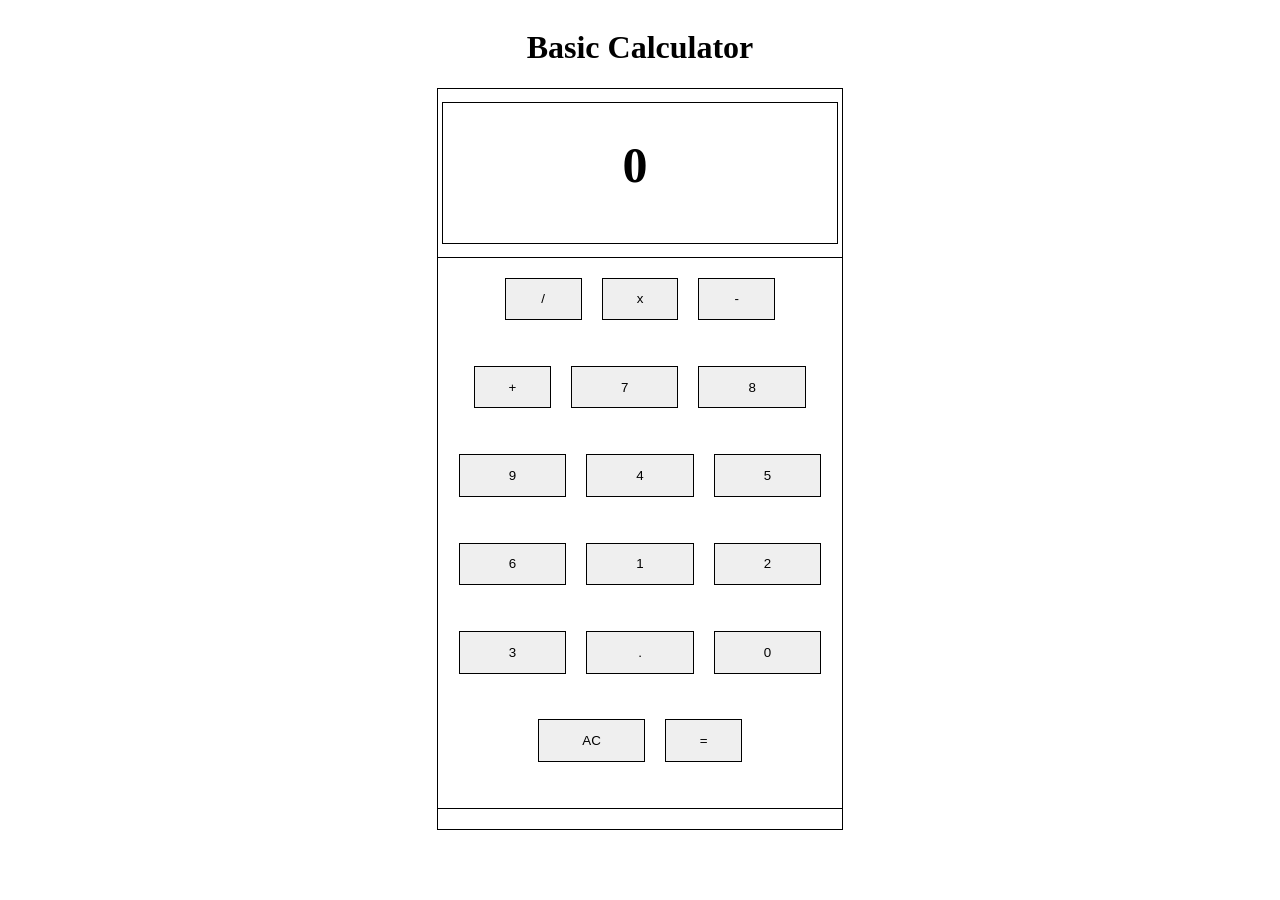
<file: Calculator/index.html>
<!DOCTYPE html>
<html lang="en">
<head>
    <meta charset="UTF-8">
    <meta name="viewport" content="width=device-width, initial-scale=1.0">
    <title>Calculator</title>
    <link rel="stylesheet" href="styles.css">
</head>
<body>
    <h1> Basic Calculator </h1>
    <div id="calculator">
        <div id="displayScreen">
            <h2 id="previousNumberDisplay"></h2>
            <span><h1 id="operationDisplay"></h1></span>
            <h1 id="currentNumberDisplay"></h1>
        </div>
        <div id="buttonPads">
            <button onclick="selectOperation('/')">/</button>
            <button onclick="selectOperation('x')">x</button>
            <button onclick="selectOperation('-')">-</button>
            <button onclick="selectOperation('+')">+</button>
            <button class="numKey" onclick="putNumber('7')">7</button>
            <button class="numKey" onclick="putNumber('8')">8</button>
            <button class="numKey" onclick="putNumber('9')">9</button>
            <button class="numKey" onclick="putNumber('4')">4</button>
            <button class="numKey" onclick="putNumber('5')">5</button>
            <button class="numKey" onclick="putNumber('6')">6</button>
            <button class="numKey" onclick="putNumber('1')">1</button>
            <button class="numKey" onclick="putNumber('2')">2</button>
            <button class="numKey" onclick="putNumber('3')">3</button>
            <button class="numKey" onclick="putDecimal()">.</button>
            <button class="numKey" onclick="putNumber('0')">0</button>
            <button class="numKey" onclick="clearAll()">AC</button>
            <button onclick="calculate()">=</button>
        </div>
    </div>
    <script src="script.js"></script>
</body>
</html>
</file>
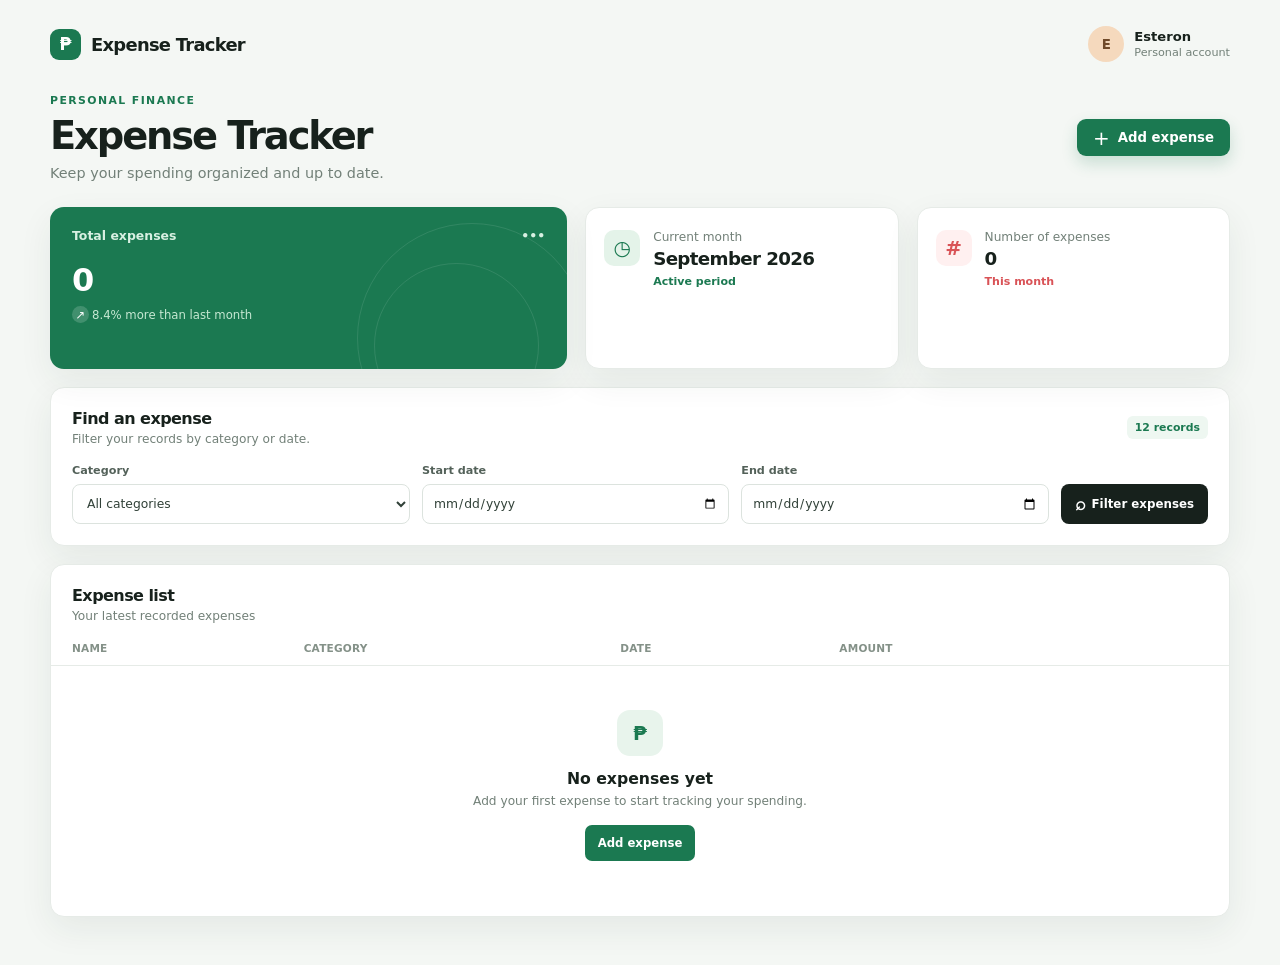
<file: Expense Tracker/index.html>
<!DOCTYPE html>
<html lang="en">
<head>
    <meta charset="UTF-8">
    <meta name="viewport" content="width=device-width, initial-scale=1.0">
    <meta name="description" content="A static expense tracker interface design.">
    <title>Expense Tracker</title>
    <link rel="stylesheet" href="styles.css">
</head>
<body>
    <main class="app-shell">
        <header class="topbar">
            <div class="brand" aria-label="Expense Tracker">
                <span class="brand-mark" aria-hidden="true">₱</span>
                <span>Expense Tracker</span>
            </div>
            <div class="profile">
                <div class="avatar" aria-hidden="true">E</div>
                <div>
                    <p class="profile-name">Esteron</p>
                    <p class="profile-email">Personal account</p>
                </div>
            </div>
        </header>

        <section class="welcome-row" aria-labelledby="page-title">
            <div>
                <p class="eyebrow">PERSONAL FINANCE</p>
                <h1 id="page-title">Expense Tracker</h1>
                <p class="subheading">Keep your spending organized and up to date.</p>
            </div>
            <button class="add-expense" type="button"><span aria-hidden="true">+</span>Add expense</button>
        </section>

        <section class="summary-grid" aria-label="Monthly summary">
            <article class="expenses-card">
                <div class="card-heading"><p>Total expenses</p><span aria-label="More options">•••</span></div>
                <p class="balance">₱0.00</p>
                <p class="balance-note"><span class="up-arrow" aria-hidden="true">↗</span>8.4% more than last month</p>
                <i class="decoration decoration-one" aria-hidden="true"></i>
                <i class="decoration decoration-two" aria-hidden="true"></i>
            </article>

            <article class="stat-card">
                <div class="stat-icon income-icon" aria-hidden="true">◷</div>
                <div><p class="stat-label">Current month</p><p class="stat-value">September 2026</p><p class="stat-change positive">Active period</p></div>
            </article>

            <article class="stat-card">
                <div class="stat-icon expense-icon" aria-hidden="true">#</div>
                <div><p class="stat-label">Number of expenses</p><p class="stat-value expense-count">0</p><p class="stat-change negative">This month</p></div>
            </article>
        </section>

        <section class="filter-panel panel" aria-labelledby="filter-title">
            <div class="filter-heading">
                <div><h2 id="filter-title">Find an expense</h2><p>Filter your records by category or date.</p></div>
                <span class="filter-status">12 records</span>
            </div>
            <form class="filter-form">
                <label class="filter-field"><span>Category</span><select name="category">
                    <option value="All">All categories</option>
                    <option value="Utilities">Utilities</option>
                    <option value="Food">Food &amp; dining</option>
                    <option value="Transportation">Transportation</option>
                    <option value="Healthcare">Healthcare</option>
                    <option value="Debt Payment">Debt Payments</option>
                </select></label>
                <label class="filter-field"><span>Start date</span><input type="date" name="start-date"></label>
                <label class="filter-field"><span>End date</span><input type="date" name="end-date"></label>
                <button class="filter-submit" type="submit"><span aria-hidden="true">⌕</span>Filter expenses</button>
            </form>
        </section>

        <section class="panel transactions-panel" aria-labelledby="transactions-title">
            <div class="panel-header transaction-heading">
                <div><h2 id="transactions-title">Expense list</h2><p>Your latest recorded expenses</p></div>
            </div>
            <div class="table-wrap">
                <table>
                    <thead><tr><th scope="col">Name</th><th scope="col">Category</th><th scope="col">Date</th><th scope="col">Amount</th><th scope="col"><span class="visually-hidden">Actions</span></th></tr></thead>
                    <tbody class="expense-list">
                        <!--THIS IS WHERE THE EXPENSES WILL DISPLAY-->
                    </tbody>
                </table>
                <div class="empty-state" hidden><span class="empty-icon" aria-hidden="true">₱</span><h3>No expenses yet</h3><p>Add your first expense to start tracking your spending.</p><button class="empty-action" type="button">Add expense</button></div>
            </div>
        </section>
    </main>


    <!-- Static modal design: connect its visibility and controls with JavaScript later. -->
    <aside class="modal-backdrop" aria-labelledby="expense-modal-title" aria-modal="true" role="dialog" hidden>
        <section class="expense-modal">
            <header class="modal-header">
                <div>
                    <p class="modal-kicker">NEW TRANSACTION</p>
                    <h2 id="expense-modal-title">Add an expense</h2>
                    <p>Record a purchase to keep your budget up to date.</p>
                </div>
                <button class="close-modal" type="button" aria-label="Close add expense modal">x</button>
            </header>

            <form class="modal-form">
                <input type="text" name="id" hidden>
                <label class="field field-full">
                    <span>Expense name</span>
                    <input type="text" name="name" placeholder="e.g. Weekly groceries">
                </label>

                <label class="field">
                    <span>Amount</span>
                    <span class="input-with-prefix"><b>₱</b><input type="number" min="0" step="1" name="amount" placeholder="0.00"></span>
                </label>

                <label class="field">
                    <span>Category</span>
                    <span class="select-display"><select name="category">
                        <option selected disabled>Select Category</option>
                        <option value="Utilities">Utilities</option>
                        <option value="Food">Food</option>
                        <option value="Transportation">Transportation</option>
                        <option value="Healthcare">Healthcare</option>
                        <option value="Debt Payment">Debt Payment</option>
                    </select></span>
                </label>

                <label class="field">
                    <span>Date</span>
                    <span class="date-display"><input type="date" name="date"></span>
                </label>

                <label class="field field-full">
                    <span>Notes <em>Optional</em></span>
                    <textarea placeholder="Add a note about this expense"></textarea>
                </label>

                <footer class="modal-actions">
                    <button class="cancel-button" type="button">Cancel</button>
                    <button class="save-expense" type="submit"><span aria-hidden="true">+</span> Add expense</button>
                </footer>
            </form>
        </section>
    </aside>

<script src="script.js"></script>
</body>
</html>
</file>
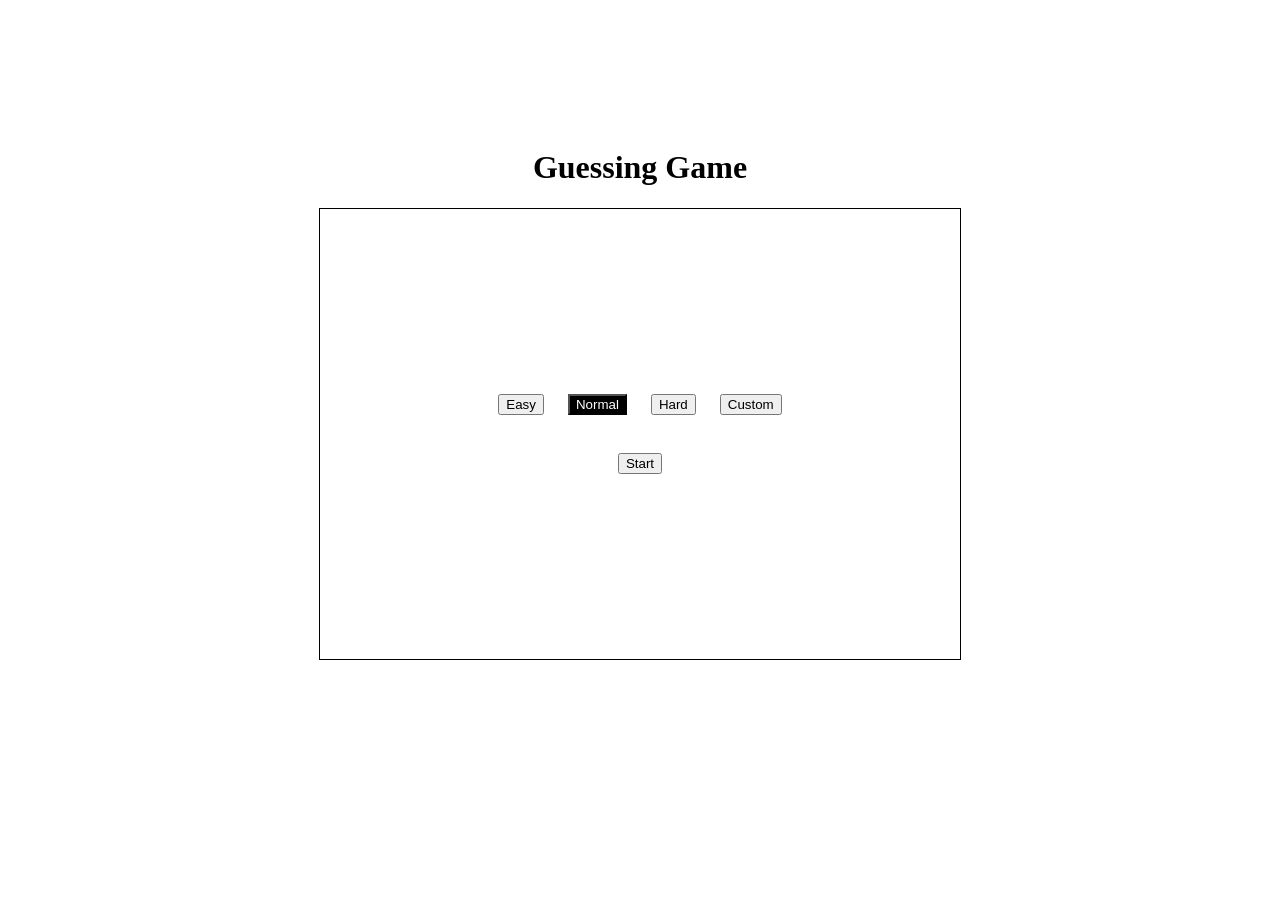
<file: Guessing Game/index.html>
<!DOCTYPE html>
<html lang="en">
<head>
    <meta charset="UTF-8">
    <meta name="viewport" content="width=device-width, initial-scale=1.0">
    <title>Guessing Game</title>
    <link rel="stylesheet" href="styles.css">
</head>
<body>
    <h1>Guessing Game</h1>

    <div id="guessingGame">
        <div id="homePage">
            <button class="level">Easy</button>
            <button class="level">Normal</button>
            <button class="level">Hard</button>
            <button class="level">Custom</button><br>
            <label class="custom">Min:</label>
            <input class="custom" type="number">
            <label class="custom">Max:</label>
            <input class="custom" type="number"><br>
            <button id="start">Start</button>
        </div>
        
        <div id="theGame">
            <button id="back">Back to level selection</button>
            <div>
                <h1 id="levelRange"></h1>
                <h1 id="result">Start Guessing</h1>
            </div>
            <input type="number" id="guessNumber" min="1" max="100">
            <div id="buttons">
                <button id="submitButton">Guess</button><br>
                <button id="resetButton">Reset</button>
            </div>
            <h1>Attempt(s):</h1>
            <h1 id="attemptsCount">0</h1>
        </div>
    </div>

    <script src="script.js"></script>
</body>
</html>
</file>
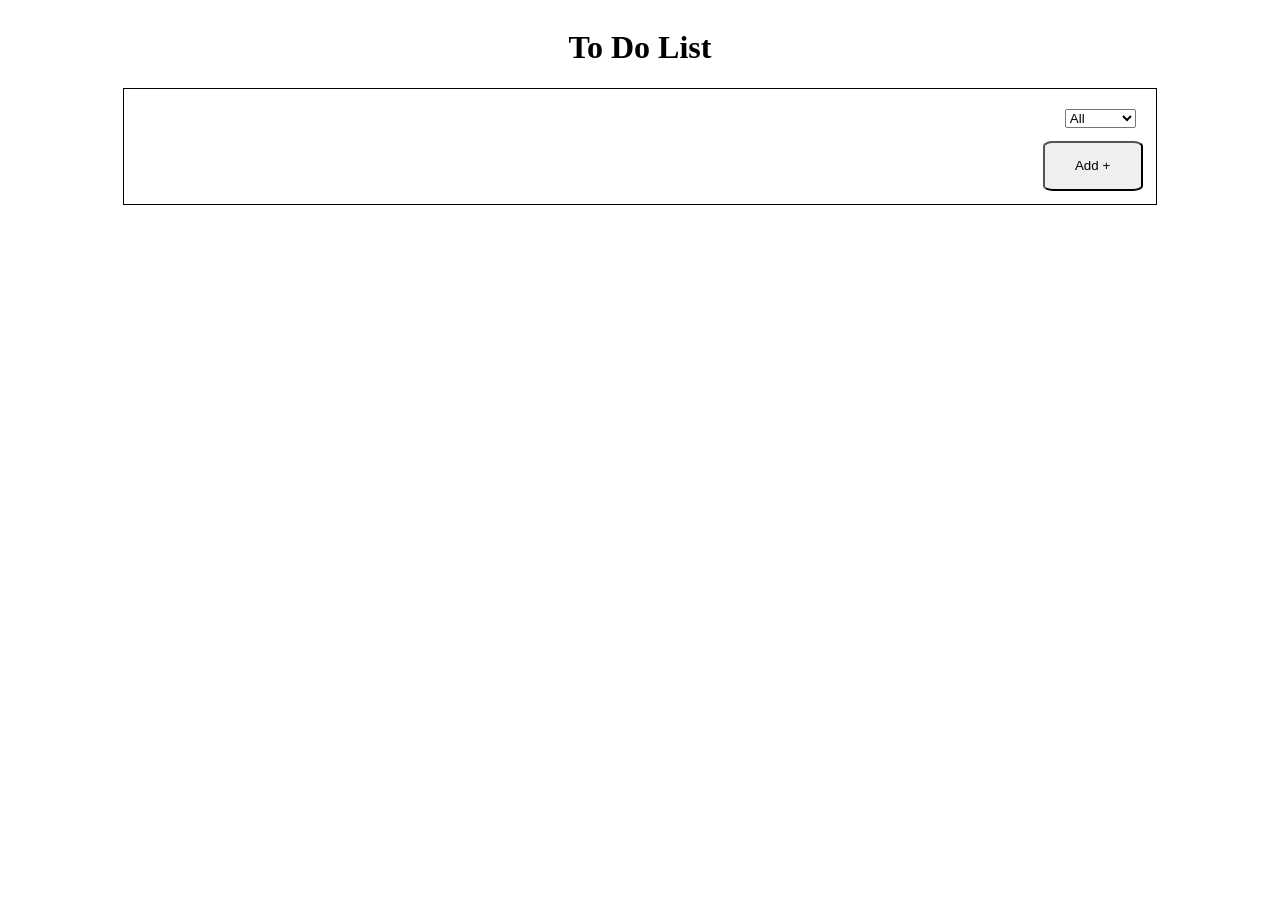
<file: To-Do List/index.html>
<!DOCTYPE html>
<html lang="en">
<head>
    <meta charset="UTF-8">
    <meta name="viewport" content="width=device-width, initial-scale=1.0">
    <title>To-Do List</title>
    <link rel="stylesheet" href="styles.css">
</head>
<body>
    <h1>To Do List</h1>
    <div id="toDoList">
        <select name="filter" id="filter">
            <option value="all" selected>All</option>
            <option value="pending">Pending</option>
            <option value="completed">Completed</option>
        </select>
        <div id="tasksList">
            <!-- Here is where the tasks are going to be shown -->
        </div>
        <button id="addTaskButton">Add +</button>
    </div>


    <div id="taskModal" hidden>
        <h1>Add Task</h1>
        <form id="taskForm">
            <input type="text" name="id" hidden>
            <input placeholder="Enter Title..." name="title" id="modalTitle"></input>
            <textarea placeholder="Enter descriptions..." name="description" id="modalDescription"></textarea>
            <input type="text" name="status" hidden value="pending">
            <div class="taskModalButtons">
                <button type="reset" class="cancel">Close</button>
                <button type="submit" class="confirm">Add</button>
            </div>
        </form>
    </div>

    <script src="script.js"></script>
</body>
</html>
</file>
<file: Calculator/styles.css>
body {
    display: flex;
    flex-direction: column;
    text-align: center;
    justify-content: center;
    align-items: center;
}

#calculator {
    display: flex;
    flex-direction: column;
    align-items: center;
    border: 1px solid black;
    height: 80vh;
    width: 30vw;
    padding: 10px;
}

#displayScreen {
    flex-grow: 1;
    width: 100%;
    border: 1px solid black;
    margin: 3px;
    padding-right: 10px;
}

#currentNumberDisplay {
    font-size: 50px;
}

#operationDisplay {
    text-align: left;
    font-size: 50px;
}

#buttonPads {
    flex-wrap: wrap;
    display: flex;
    flex-grow: 20;
    width: 100%;
    border: 1px solid black;
    margin: 10px;
    padding: 10px;
    justify-content: center;
}

button {
    height: 8%;
    width: 20%;
    border: 1px solid black;
    margin: 10px;
}

.numKey {
    width: 28%;
}
</file>
<file: Expense Tracker/styles.css>
:root {
    --ink: #17211c;
    --muted: #728078;
    --line: #e6ebe7;
    --canvas: #f4f7f4;
    --surface: #fff;
    --green: #1b7951;
    --rose: #d95357;
    --shadow: 0 12px 34px rgba(32, 55, 42, .07);
}

* { box-sizing: border-box; }

body {
    min-width: 320px;
    margin: 0;
    background: var(--canvas);
    color: var(--ink);
    font-family: Inter, ui-sans-serif, system-ui, -apple-system, BlinkMacSystemFont, "Segoe UI", sans-serif;
}

button, input, select, textarea { font: inherit; }
button { cursor: pointer; }

button, input, select, textarea { transition: border-color .18s ease, box-shadow .18s ease, background-color .18s ease, color .18s ease, transform .18s ease; }
button:focus-visible, input:focus-visible, select:focus-visible, textarea:focus-visible { outline: 3px solid rgba(27, 121, 81, .22); outline-offset: 2px; }

.app-shell { width: min(1180px, calc(100% - 40px)); margin: 0 auto; padding: 26px 0 48px; }
.topbar, .welcome-row, .panel-header, .profile, .card-heading, .transaction-actions, td:first-child { display: flex; align-items: center; }
.topbar { justify-content: space-between; padding-bottom: 32px; }

.brand { display: inline-flex; align-items: center; gap: 10px; color: var(--ink); font-size: 1.12rem; font-weight: 800; letter-spacing: -.04em; text-decoration: none; }
.brand-mark { display: grid; width: 31px; height: 31px; place-items: center; border-radius: 9px; background: var(--green); color: #fff; font-size: 1.08rem; letter-spacing: 0; }
.profile { gap: 10px; }
.avatar { display: grid; width: 36px; height: 36px; place-items: center; border-radius: 50%; background: #f5d9bd; color: #704a2a; font-size: .84rem; font-weight: 800; }
.profile p, .card-heading p, .stat-label, .stat-change, .panel-header p, .balance-note, h1, h2 { margin: 0; }
.profile-name { font-size: .82rem; font-weight: 750; }
.profile-email { margin-top: 2px !important; color: var(--muted); font-size: .7rem; }

.welcome-row { justify-content: space-between; gap: 24px; margin-bottom: 26px; }
.eyebrow { margin: 0 0 8px; color: var(--green); font-size: .68rem; font-weight: 800; letter-spacing: .13em; }
h1 { font-size: clamp(1.75rem, 3.5vw, 2.4rem); letter-spacing: -.055em; line-height: 1.08; }
.subheading { margin: 9px 0 0; color: var(--muted); font-size: .9rem; }

.add-expense, .filter-button, .text-button { border: 0; }
.add-expense { display: inline-flex; flex: none; align-items: center; gap: 8px; padding: 11px 16px; border-radius: 9px; background: var(--green); color: #fff; box-shadow: 0 7px 16px rgba(27, 121, 81, .2); font-size: .83rem; font-weight: 750; }
.add-expense span { font-size: 1.25rem; font-weight: 400; line-height: .7; }
.add-expense:hover, .save-expense:hover, .filter-submit:hover, .empty-action:hover { background: #14613f; }
.add-expense:active, .save-expense:active, .filter-submit:active, .empty-action:active { transform: translateY(1px); }

.summary-grid { display: grid; grid-template-columns: 1.65fr 1fr 1fr; gap: 18px; margin-bottom: 18px; }
.expenses-card, .stat-card, .panel { border: 1px solid var(--line); border-radius: 14px; background: var(--surface); box-shadow: var(--shadow); }
.expenses-card { position: relative; min-height: 162px; overflow: hidden; padding: 21px 22px; border: 0; background: var(--green); color: #fff; }
.card-heading { justify-content: space-between; color: #d8f0e2; font-size: .78rem; font-weight: 650; }
.balance { position: relative; z-index: 1; margin: 18px 0 7px; font-size: 2rem; font-weight: 800; letter-spacing: -.06em; }
.balance-note { position: relative; z-index: 1; color: #c6e8d2; font-size: .73rem; }
.up-arrow { display: inline-grid; width: 17px; height: 17px; place-items: center; margin-right: 3px; border-radius: 50%; background: rgba(255, 255, 255, .17); color: #fff; }
.decoration { position: absolute; border: 1px solid rgba(255, 255, 255, .10); border-radius: 50%; }
.decoration-one { right: -20px; bottom: -84px; width: 230px; height: 230px; }
.decoration-two { right: 28px; bottom: -59px; width: 165px; height: 165px; }

.stat-card { display: flex; align-items: flex-start; gap: 13px; padding: 22px 18px; }
.stat-icon { display: grid; flex: none; width: 36px; height: 36px; place-items: center; border-radius: 10px; font-size: 1.25rem; font-weight: 700; }
.income-icon { background: #e4f3e9; color: var(--green); }
.expense-icon { background: #fff0f0; color: var(--rose); }
.stat-label, .panel-header p { color: var(--muted); font-size: .76rem; }
.stat-value { margin: 4px 0 6px; font-size: 1.14rem; font-weight: 800; letter-spacing: -.035em; }
.stat-change { font-size: .69rem; font-weight: 750; }
.stat-change span { color: var(--muted); font-weight: 500; }
.positive { color: var(--green); }
.negative { color: var(--rose); }

.filter-panel { margin-bottom: 18px; padding: 19px 21px 21px; }
.filter-heading { display: flex; align-items: center; justify-content: space-between; gap: 16px; }
.filter-heading p { margin: 4px 0 0; color: var(--muted); font-size: .76rem; }
.filter-status { padding: 5px 8px; border-radius: 6px; background: #eef7f1; color: var(--green); font-size: .68rem; font-weight: 750; white-space: nowrap; }
.filter-form { display: grid; grid-template-columns: 1.1fr 1fr 1fr auto; gap: 12px; align-items: end; margin-top: 18px; }
.filter-field { display: grid; gap: 7px; min-width: 0; }
.filter-field span { color: #536159; font-size: .7rem; font-weight: 750; }
.filter-field input, .filter-field select { width: 100%; min-height: 40px; padding: 0 10px; border: 1px solid #dce3de; border-radius: 8px; background: #fff; color: #314138; font-size: .77rem; }
.filter-field input:focus, .filter-field select:focus, .field input:focus, .field textarea:focus { border-color: var(--green); box-shadow: 0 0 0 3px rgba(27, 121, 81, .11); outline: none; }
.filter-submit { display: inline-flex; min-height: 40px; align-items: center; justify-content: center; gap: 6px; padding: 0 14px; border: 0; border-radius: 8px; background: var(--ink); color: #fff; font-size: .74rem; font-weight: 750; white-space: nowrap; }
.filter-submit span { font-size: 1.1rem; line-height: 0; }

.panel { padding: 21px; }
.panel-header { justify-content: space-between; gap: 12px; }
h2 { font-size: 1rem; letter-spacing: -.035em; }
.panel-header p { margin-top: 4px; }
.text-button { padding: 3px 0; background: transparent; color: var(--green); font-size: .74rem; font-weight: 750; }

.transactions-panel { padding-bottom: 5px; }
.transaction-actions { gap: 15px; }
.filter-button span { margin-right: 4px; font-size: .95rem; }
.table-wrap { overflow-x: auto; margin: 19px -21px 0; }
table { width: 100%; min-width: 680px; border-collapse: collapse; text-align: left; }
th { padding: 0 21px 11px; border-bottom: 1px solid var(--line); color: #849188; font-size: .66rem; font-weight: 750; letter-spacing: .02em; text-transform: uppercase; }
td { padding: 12px 21px; border-bottom: 1px solid #eef1ef; color: #607067; font-size: .76rem; }
tbody tr:last-child td { border-bottom: 0; }
td:first-child { gap: 9px; color: var(--ink); }
td strong, td small { display: block; }
td strong { font-size: .76rem; }
td small { margin-top: 3px; color: #9aa59e; font-size: .66rem; }
.merchant-icon { display: grid; width: 30px; height: 30px; flex: none; place-items: center; border-radius: 8px; font-size: .88rem; font-weight: 800; }
.cafe { background: #f9e9dc; }
.train { background: #e7efff; color: #5972b3; }
.salary { background: #e2f3e9; color: var(--green); }
.pill { display: inline-block; padding: 4px 7px; border-radius: 5px; font-size: .66rem; font-weight: 700; }
.amount { color: #26332c; font-weight: 750; }
.amount.income { color: var(--green); }
.row-actions { display: flex; gap: 7px; white-space: nowrap; }
.edit-button, .delete-button { padding: 5px 7px; border: 1px solid var(--line); border-radius: 6px; background: #fff; color: #5d6b62; font-size: .66rem; font-weight: 750; }
.edit-button:hover { border-color: #a9cdb7; background: #f1f8f3; color: var(--green); }
.delete-button:hover { border-color: #f0b8b8; background: #fff5f5; color: var(--rose); }
.empty-state { display: grid; place-items: center; padding: 44px 20px 50px; text-align: center; }
.empty-icon { display: grid; width: 46px; height: 46px; place-items: center; margin-bottom: 13px; border-radius: 13px; background: #e8f4ec; color: var(--green); font-size: 1.25rem; font-weight: 800; }
.empty-state h3 { margin: 0; font-size: .98rem; }
.empty-state p { margin: 6px 0 17px; color: var(--muted); font-size: .76rem; }
.empty-action { min-height: 36px; padding: 0 13px; border: 0; border-radius: 7px; background: var(--green); color: #fff; font-size: .73rem; font-weight: 750; }
.visually-hidden { position: absolute; width: 1px; height: 1px; padding: 0; overflow: hidden; clip: rect(0, 0, 0, 0); white-space: nowrap; border: 0; }

.modal-backdrop {
    position: fixed;
    z-index: 10;
    inset: 0;
    display: grid;
    place-items: center;
    padding: 24px;
    background: rgba(14, 29, 20, .48);
    backdrop-filter: blur(3px);
}

.modal-backdrop[hidden], .empty-state[hidden] {
    display: none !important;
}

.expense-modal {
    width: min(100%, 540px);
    max-height: calc(100dvh - 48px);
    overflow: hidden;
    border: 1px solid rgba(255, 255, 255, .65);
    border-radius: 16px;
    background: var(--surface);
    box-shadow: 0 24px 70px rgba(9, 24, 14, .28);
}

.modal-header {
    display: flex;
    justify-content: space-between;
    gap: 20px;
    padding: 24px 25px 19px;
    border-bottom: 1px solid var(--line);
}

.modal-kicker {
    margin: 0 0 7px;
    color: var(--green);
    font-size: .65rem;
    font-weight: 800;
    letter-spacing: .12em;
}

.modal-header h2 { font-size: 1.28rem; }
.modal-header p:last-child { margin: 6px 0 0; color: var(--muted); font-size: .78rem; }

.close-modal {
    display: grid;
    width: 31px;
    height: 31px;
    flex: none;
    place-items: center;
    padding: 0;
    border: 1px solid var(--line);
    border-radius: 8px;
    background: #fff;
    color: #748078;
    font-size: 1.35rem;
    font-weight: 300;
    line-height: 1;
}

.modal-form {
    display: grid;
    grid-template-columns: 1fr 1fr;
    gap: 16px;
    padding: 22px 25px 24px;
}

.field { display: grid; gap: 7px; min-width: 0; }
.field-full { grid-column: span 2; }
.field > span:first-child { color: #445149; font-size: .73rem; font-weight: 750; }
.field em { margin-left: 4px; color: #98a29c; font-size: .66rem; font-style: normal; font-weight: 500; }

.field input,
.field textarea,
.select-display,
.date-display {
    width: 100%;
    border: 1px solid #dce3de;
    border-radius: 8px;
    background: #fff;
    color: #314138;
    font: inherit;
    font-size: .78rem;
}

.field input,
.select-display,
.date-display { min-height: 40px; padding: 0 11px; }
.select-display select,
.date-display input {
    width: 100%;
    min-width: 0;
    min-height: 38px;
    padding: 0;
    border: 0;
    border-radius: 0;
    background: transparent;
    color: inherit;
    font: inherit;
    outline: none;
}
.select-display:focus-within,
.date-display:focus-within { border-color: var(--green); box-shadow: 0 0 0 3px rgba(27, 121, 81, .11); }
.field input::placeholder,
.field textarea::placeholder { color: #9ca69f; opacity: 1; }
.field input:focus,
.field textarea:focus { outline: none; }

.input-with-prefix { position: relative; }
.input-with-prefix b { position: absolute; z-index: 1; top: 50%; left: 12px; color: #718078; font-size: .78rem; transform: translateY(-50%); }
.input-with-prefix input { padding-left: 27px; }
.select-display,
.date-display { display: flex; align-items: center; justify-content: space-between; color: #69766e; }
.select-display b,
.date-display b { color: #718078; font-size: .88rem; font-weight: 500; }
.date-display span { color: #314138; }

.field textarea { display: block; height: 72px; padding: 11px; resize: none; }
.modal-actions { display: flex; justify-content: flex-end; gap: 10px; padding: 16px 25px; border-top: 1px solid var(--line); background: #fbfcfb; }
.cancel-button, .save-expense { min-height: 38px; padding: 0 13px; border-radius: 8px; font-size: .76rem; font-weight: 750; }
.cancel-button { border: 1px solid #dce3de; background: #fff; color: #526058; }
.save-expense { display: inline-flex; align-items: center; gap: 6px; border: 0; background: var(--green); color: #fff; box-shadow: 0 5px 12px rgba(27, 121, 81, .17); }
.save-expense span { font-size: 1.1rem; font-weight: 400; }

@media (max-width: 800px) {
    .summary-grid { grid-template-columns: 1fr 1fr; }
    .expenses-card { grid-column: span 2; }
    .filter-form { grid-template-columns: 1fr 1fr; }
    .filter-submit { width: 100%; }
}

@media (max-width: 540px) {
    .app-shell { width: min(100% - 28px, 1180px); padding-top: 18px; }
    .profile > div:last-child { display: none; }
    .topbar { padding-bottom: 25px; }
    .welcome-row { align-items: flex-start; flex-direction: column; margin-bottom: 20px; }
    .add-expense { width: 100%; justify-content: center; }
    .summary-grid { grid-template-columns: 1fr; gap: 12px; }
    .expenses-card { grid-column: auto; }
    .stat-card { padding: 18px; }
    .panel { padding: 17px; }
    .filter-panel { padding: 17px; }
    .filter-heading { align-items: flex-start; flex-direction: column; gap: 10px; }
    .filter-status { align-self: flex-start; }
    .filter-form { grid-template-columns: 1fr; gap: 11px; }
    .table-wrap { margin-right: -17px; margin-left: -17px; }
    th, td { padding-right: 17px; padding-left: 17px; }
    .transaction-heading { align-items: flex-start; flex-direction: column; }
    .modal-backdrop { align-items: end; padding: 12px; }
    .expense-modal { max-height: calc(100dvh - 24px); overflow-y: auto; }
    .modal-header { padding: 20px 18px 17px; }
    .modal-form { gap: 13px; padding: 18px; }
    .field { grid-column: span 2; }
    .modal-actions { padding: 14px 18px; }
    .cancel-button, .save-expense { flex: 1; justify-content: center; }
}
</file>
<file: Guessing Game/styles.css>
body {
    display: flex;
    flex-direction: column;
    margin-top: 10%;
    text-align: center;
    justify-content: center;
    align-items: center;
}

#guessingGame {
    display: flex;
    justify-content: center;
    align-items: center;
    height: 50vh;
    width: 50vw;
    border: 1px solid black;
}

input, button {
    margin: 10px
}

.selected {
    background-color: black;
    color: white;
}
</file>
<file: To-Do List/styles.css>
body {
    display: flex;
    flex-direction: column;
    justify-content: center;
    align-items: center;
}

#toDoList {
    width: 80%;
    border: 1px solid black;
    padding: 10px;
}

#tasksList {
    height: 100%;
    width: 100%;
    display: flex;
    flex-flow: row wrap;
    justify-content: flex-start;
    align-items: flex-start;
}

#filter {
    width: 7%;
    margin: 10px;
}

.tasks {
    margin: 10px;
    padding: 10px;
    height: 20fr;
    width: 30%;
    border: 1px solid black;
}

.editTask, .deleteTask, .status, #addTaskButton, #filter {
    float: right;
}

button {
    padding: 10px;
    margin: 3px;
    border-radius: 10%;
}

.editTask, .confirm {
    color: white;
    background-color: blue;
}

.deleteTask, .cancel {
    color: white;
    background-color: red;
}

#addTaskButton {
    height: 50px;
    width: 100px;
}

#taskModal {
    background-color: white;
    position: fixed;
    z-index: 999;
    border: 1px solid black;
    height: 50vh;
    width: 60vw;
    top: 50%;
    left: 50%;
    transform: translate(-50%, -50%);
    padding: 2%;
    text-align: center;
}
form {
    height: 100%;
    display: flex;
    flex-direction: column;
    justify-content: flex-start;
    align-items: flex-start;
    gap: 10px;
}

form, input, textarea {
    width: 100%;
}

form #modalTitle {
    height: 10%;
}

form #modalDescription {
    height: 60%;
}

.taskDescription {
    height: 40%;
    margin-bottom: 50px;
}

.taskModalButtons {
    justify-self: flex-end;
    align-self: flex-end;
}

[hidden] {
    display: none !important;
}
</file>
